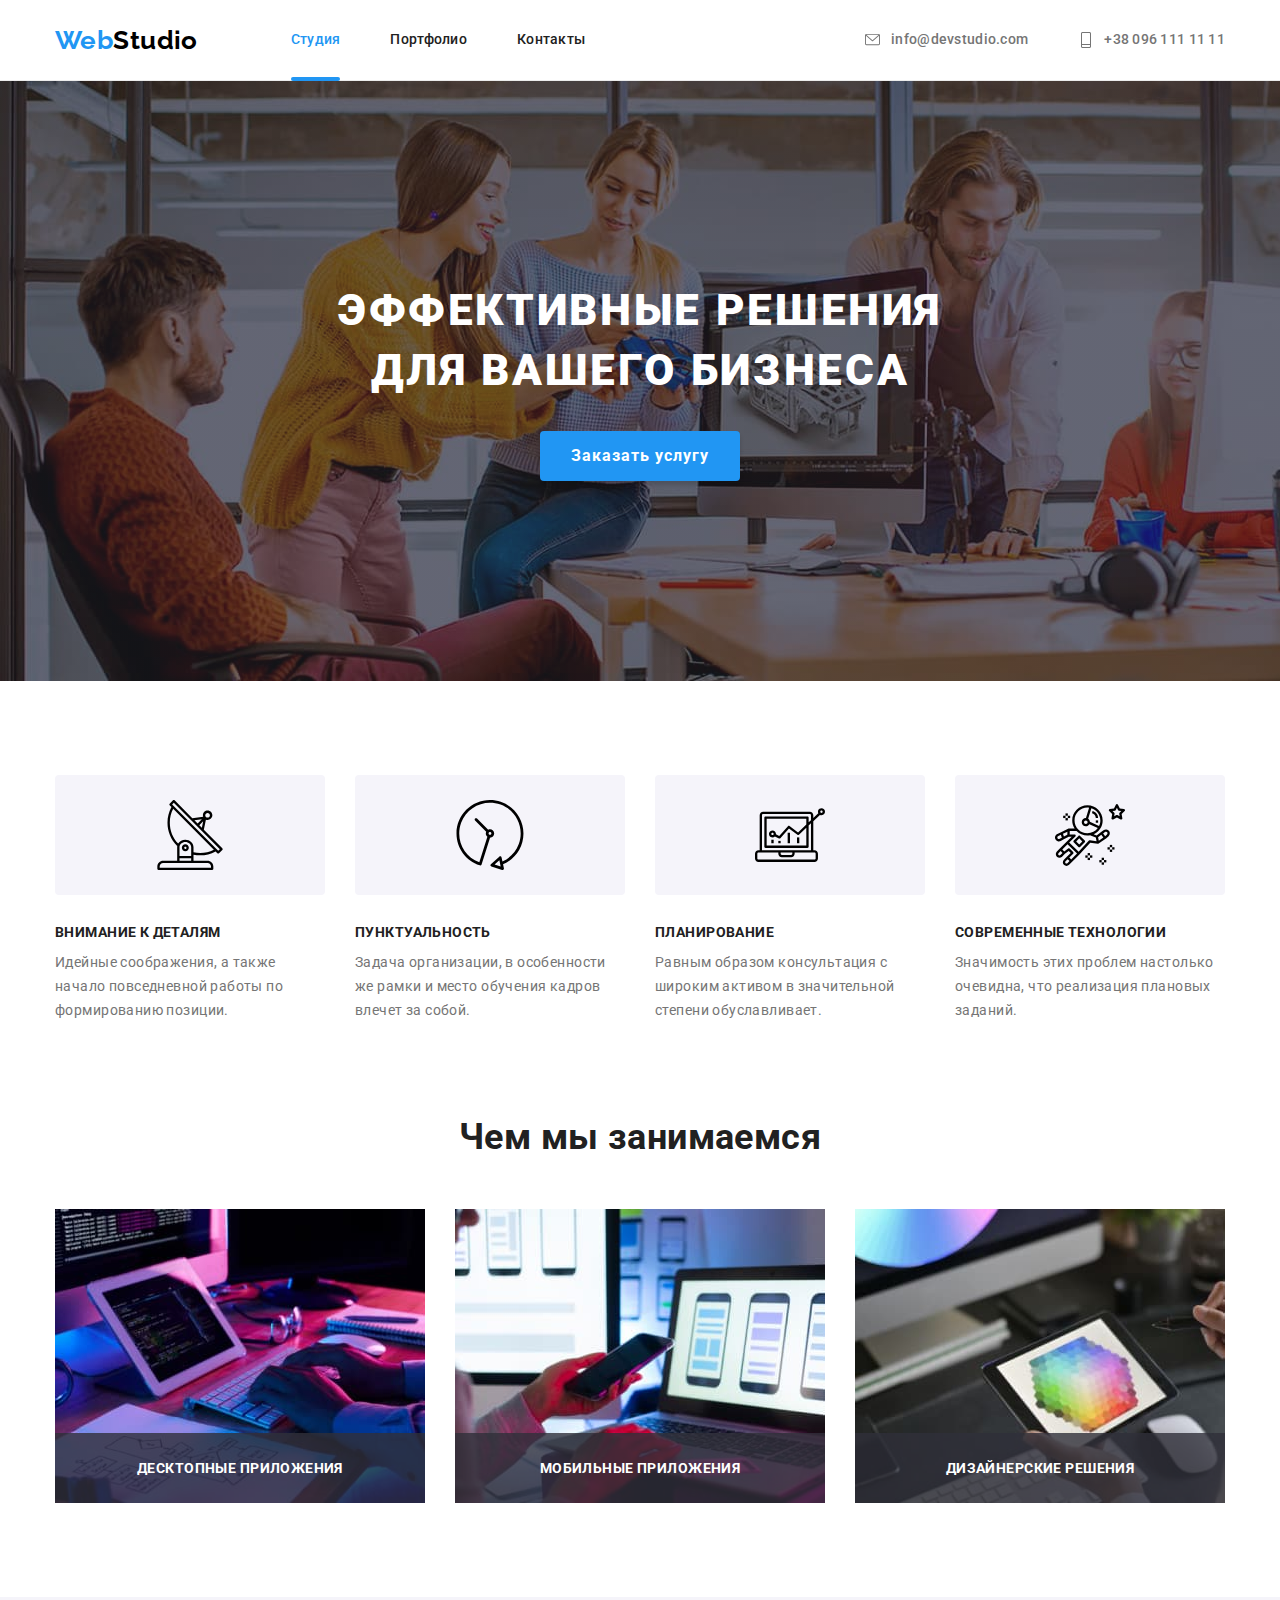
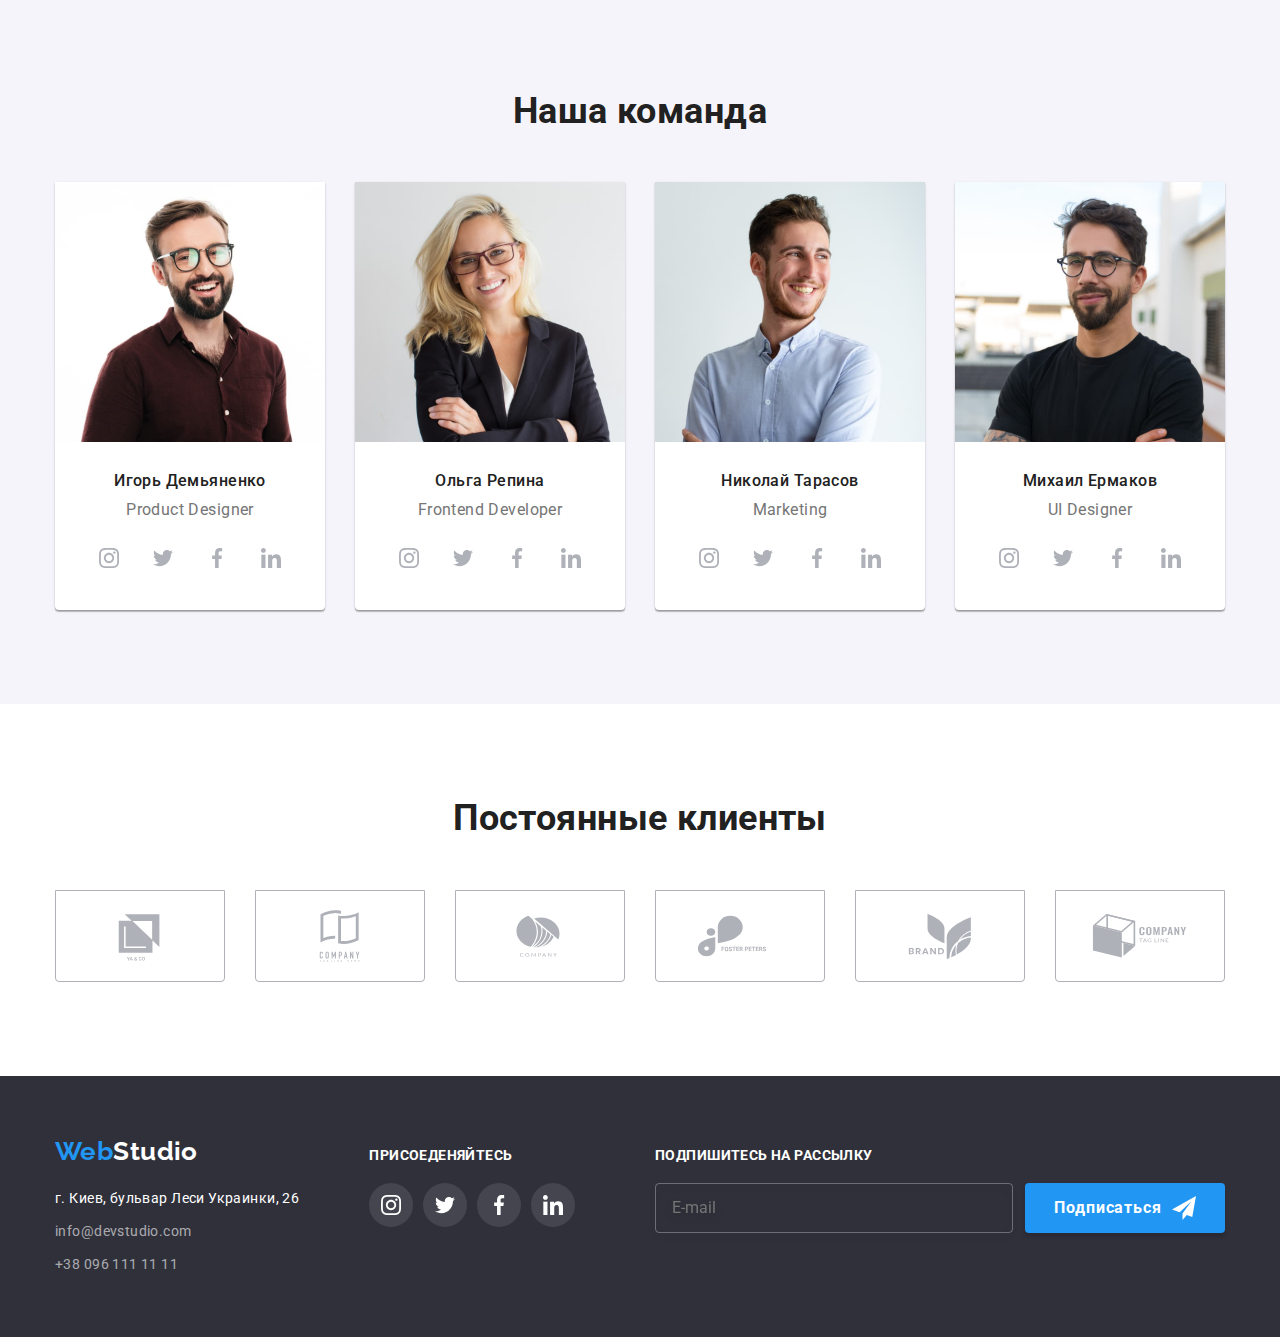
<file: index.html>
<!DOCTYPE html>
<html lang="ru">
<head>
    <meta charset="UTF-8">
    <meta http-equiv="X-UA-Compatible" content="IE=edge">
    <meta name="viewport" content="width=device-width, initial-scale=1.0">
    <title>Studio</title>
    <link rel="preconnect" href="https://fonts.googleapis.com">
    <link rel="preconnect" href="https://fonts.gstatic.com" crossorigin>
    <link href="https://fonts.googleapis.com/css2?family=Raleway:wght@700&family=Roboto:wght@400;500;700;900&display=swap" rel="stylesheet">
    <link rel="stylesheet" href="https://cdnjs.cloudflare.com/ajax/libs/modern-normalize/1.0.0/modern-normalize.min.css" />
    <link rel="stylesheet" href="./css/main.min.css" />
</head>
<body>
<!--Шапка сайта-->
    <header class="top page-header">
        <div class="conteiner header-wrap">
        <nav class="nav">
            <a href="./index.html" lang="en" class="logo"><span>Web</span>Studio</a>
            <ul class="list">
                <li class="nav-item"><a href="./index.html" class="nav-link current line-constant">Студия</a></li>
                <li class="nav-item"><a href="./portfolio.html" class="nav-link line-hidden">Портфолио</a></li>
                <li class="nav-item"><a href="#" class="nav-link line-hidden">Контакты</a></li>
            </ul>
        </nav>
        <ul class="contacts">
            <li class="cont-item">
                <a href="mailto:info@devstudio.com" class="cont-link"><svg class="header-icon letter">
                    <use href="./images/symbol-defs.svg#icon-letterHdr"></use>
                    </svg>info@devstudio.com</a></li>
            <li class="cont-item">
                <a href="tel:+380961111111" class="cont-link"><svg class="header-icon phone">
                    <use href="./images/symbol-defs.svg#icon-phoneHdr"></use>
                    </svg>+38 096 111 11 11</a></li>
        </ul>
        </div>
    </header>
    <main>
<!--Секция HERO-->
            <section class="hero">
            <div class="conteiner">
            <h1>Эффективные решения для вашего бизнеса</h1>
            <button type="button" class="btn-studio" data-modal-open>Заказать услугу</button>
            </div>
            </section>
<!--Секция "Наши достоинства"-->
            <section class="dignity section">
            <div class="conteiner">
            <h2 class="visually-hidden">Почему именно мы?</h2>
            <ul class="dignity__list">
                <li class="dignity__item">
                    <div class="thumb-item">
                        <svg class="thumb-item__icon">
                            <use href="./images/symbol-defs.svg#icon-antenna" width="70" height="70"></use>
                        </svg>
                    </div>
                    <h3 class="dignity__title">Внимание к деталям</h3>
                    <p class="dignity__text">
                        Идейные соображения, а также начало повседневной работы по формированию позиции.
                    </p>
                </li>
                <li class="dignity__item">
                    <div class="thumb-item">
                        <svg class="thumb-item__icon">
                            <use href="./images/symbol-defs.svg#icon-clock" width="70" height="70"></use>
                        </svg>
                    </div>
                    <h3 class="dignity__title">Пунктуальность</h3>
                    <p class="dignity__text">
                        Задача организации, в особенности же рамки и место обучения кадров влечет за собой.
                    </p>
                </li>
                <li class="dignity__item">
                    <div class="thumb-item">
                        <svg class="thumb-item__icon">
                            <use href="./images/symbol-defs.svg#icon-diagram" width="70" height="70"></use>
                        </svg>
                    </div>
                    <h3 class="dignity__title">Планирование</h3>
                    <p class="dignity__text">
                        Равным образом консультация с широким активом в значительной степени обуславливает.
                    </p>
                </li>
                <li class="dignity__item">
                    <div class="thumb-item">
                        <svg class="thumb-item__icon">
                            <use href="./images/symbol-defs.svg#icon-astronaut" width="70" height="70"></use>
                        </svg>
                    </div>
                    <h3 class="dignity__title">Современные технологии</h3>
                    <p class="dignity__text">
                        Значимость этих проблем настолько очевидна, что реализация плановых заданий.
                    </p>
                </li>
            </ul>
            </div>
        </section>
            
<!--Секция "Чем мы занимаемся"-->
            <section class="about-work section ">
                <div class="conteiner">
                <h2 class="about-work__title">Чем мы занимаемся</h2>
                <ul class="about-w__list">
                    <li class="a-w__item">
                    <div class="work-thumb">
                        <img src="./images/img1(1).jpg" alt="Создание сайтов" width="370" height="294">
                        <p class="work-thumb__title">ДЕСКТОПНЫЕ ПРИЛОЖЕНИЯ</p>
                    </div>
                    </li>                                           
                    <li class="a-w__item">
                    <div class="work-thumb">
                        <img src="./images/img2(1).jpg" alt="Создание мобильных приложений" width="370" height="294">
                        <p class="work-thumb__title">МОБИЛЬНЫЕ ПРИЛОЖЕНИЯ</p>
                    </div>
                    </li>                                           
                    <li class="a-w__item">
                    <div class="work-thumb">
                        <img src="./images/img3(1).jpg" alt="Дизайн" width="370" height="294">
                        <p class="work-thumb__title">ДИЗАЙНЕРСКИЕ РЕШЕНИЯ</p>
                    </div>
                    </li> 
                    
                </ul>
                </div>
            </section>
<!--Секция "Наша команда"-->
            <section class="team section">
                <div class="conteiner">
                <h2 class="about-work__title">Наша команда</h2>
                <ul class="team-list">
                    <li class="team-item"><img src="./images/igor(1).jpg" alt="Игорь Демьяненко" width="270" height="260" class="team-img">
                        <div class="our-team">
                        <h3 class="team-title">Игорь Демьяненко</h3>
                        <p lang="en" class="team-text">Product Designer</p>
                        <div class="conteiner-network">
                            <ul class="team-item-network">
                                <li class="team-item-network-item">
                                    <a href="https://www.instagram.com/" target="_blank" class="team-item-link">
                                        <svg class="team-item-pas" width="20" height="20">
                                            <use href="./images/symbol-defs1.svg#icon-instagram"></use>
                                        </svg>
                                    </a>
                                </li>
                                <li class="team-item-network-item">
                                    <a href="" class="team-item-link">
                                        <svg class="team-item-pas" width="20" height="20">
                                            <use href="./images/symbol-defs1.svg#icon-twitter"></use>
                                        </svg>
                                    </a>
                                </li>
                                <li class="team-item-network-item">
                                    <a href="" class="team-item-link">
                                        <svg class="team-item-pas" width="20" height="20">
                                            <use href="./images/symbol-defs1.svg#icon-facebook"></use>
                                        </svg>
                                    </a>
                                </li>
                                <li class="team-item-network-item">
                                    <a href="" class="team-item-link">
                                        <svg class="team-item-pas" width="20" height="20">
                                            <use href="./images/symbol-defs1.svg#icon-linkedin"></use>
                                        </svg>
                                    </a>
                                </li>
                            </ul>
                        </div>
                    </div>
                        
                    </li>
                    <li class="team-item"><img src="./images/olga(1).jpg" alt="Ольга Репина" width="270" height="260" class="team-img">
                        <div class="our-team">
                        <h3 class="team-title">Ольга Репина</h3>
                        <p lang="en" class="team-text">Frontend Developer</p>
                        <div class="conteiner-network">
                            <ul class="team-item-network">
                                <li class="team-item-network-item">
                                    <a href="https://www.instagram.com/" target="_blank" class="team-item-link">
                                        <svg class="team-item-pas" width="20" height="20">
                                            <use href="./images/symbol-defs1.svg#icon-instagram"></use>
                                        </svg>
                                    </a>
                                </li>
                                <li class="team-item-network-item">
                                    <a href="" class="team-item-link">
                                        <svg class="team-item-pas" width="20" height="20">
                                            <use href="./images/symbol-defs1.svg#icon-twitter"></use>
                                        </svg>
                                    </a>
                                </li>
                                <li class="team-item-network-item">
                                    <a href="" class="team-item-link">
                                        <svg class="team-item-pas" width="20" height="20">
                                            <use href="./images/symbol-defs1.svg#icon-facebook"></use>
                                        </svg>
                                    </a>
                                </li>
                                <li class="team-item-network-item">
                                    <a href="" class="team-item-link">
                                        <svg class="team-item-pas" width="20" height="20">
                                            <use href="./images/symbol-defs1.svg#icon-linkedin"></use>
                                        </svg>
                                    </a>
                                </li>
                            </ul>
                        </div>
                    </div>
                        
                    </li>
                    <li class="team-item"><img src="./images/nikola(1).jpg" alt="Николай Тарасов" width="270" height="260" class="team-img">
                        <div class="our-team">
                        <h3 class="team-title">Николай Тарасов</h3>
                        <p lang="en" class="team-text">Marketing</p>
                        <div class="conteiner-network">
                            <ul class="team-item-network">
                                <li class="team-item-network-item">
                                    <a href="https://www.instagram.com/" target="_blank" class="team-item-link">
                                        <svg class="team-item-pas" width="20" height="20">
                                            <use href="./images/symbol-defs1.svg#icon-instagram"></use>
                                        </svg>
                                    </a>
                                </li>
                                <li class="team-item-network-item">
                                    <a href="" class="team-item-link">
                                        <svg class="team-item-pas" width="20" height="20">
                                            <use href="./images/symbol-defs1.svg#icon-twitter"></use>
                                        </svg>
                                    </a>
                                </li>
                                <li class="team-item-network-item">
                                    <a href="" class="team-item-link">
                                        <svg class="team-item-pas" width="20" height="20">
                                            <use href="./images/symbol-defs1.svg#icon-facebook"></use>
                                        </svg>
                                    </a>
                                </li>
                                <li class="team-item-network-item">
                                    <a href="" class="team-item-link">
                                        <svg class="team-item-pas" width="20" height="20">
                                            <use href="./images/symbol-defs1.svg#icon-linkedin"></use>
                                        </svg>
                                    </a>
                                </li>
                            </ul>
                        </div>
                    </div>
                    </li>
                    <li class="team-item"><img src="./images/mishel(1).jpg" alt="Михаил Ермаков" width="270" height="260" class="team-img">
                        <div class="our-team">
                        <h3 class="team-title">Михаил Ермаков</h3>
                        <p lang="en" class="team-text">UI Designer</p>
                        <div class="conteiner-network">
                            <ul class="team-item-network">
                                <li class="team-item-network-item">
                                    <a href="https://www.instagram.com/" target="_blank" class="team-item-link">
                                        <svg class="team-item-pas" width="20" height="20">
                                            <use href="./images/symbol-defs1.svg#icon-instagram"></use>
                                        </svg>
                                    </a>
                                </li>
                                <li class="team-item-network-item">
                                    <a href="" class="team-item-link">
                                        <svg class="team-item-pas" width="20" height="20">
                                            <use href="./images/symbol-defs1.svg#icon-twitter"></use>
                                        </svg>
                                    </a>
                                </li>
                                <li class="team-item-network-item">
                                    <a href="" class="team-item-link">
                                        <svg class="team-item-pas" width="20" height="20">
                                            <use href="./images/symbol-defs1.svg#icon-facebook"></use>
                                        </svg>
                                    </a>
                                </li>
                                <li class="team-item-network-item">
                                    <a href="" class="team-item-link">
                                        <svg class="team-item-pas" width="20" height="20">
                                            <use href="./images/symbol-defs1.svg#icon-linkedin"></use>
                                        </svg>
                                    </a>
                                </li>
                            </ul>
                        </div>
                    </div>
                    </li>
                </ul>
                </div>
            </section>
            <!-- Постоянные клиенты -->
            <section class="client section">
                <div class="conteiner">
                    <h2 class="about-work__title">Постоянные клиенты</h2>
                    <ul class="client-list">
                        <li class="client-list-path">
                            <a href="" class="old-clients">
                                <svg class="client-list-item" width="106" height="60">
                                    <use href="./images/symbol-defs1.svg#icon-Logo1"></use></svg>
                            </a>
                        </li>
                        <li class="client-list-path">
                            <a href="" class="old-clients">
                                <svg class="client-list-item" width="106" height="60">
                                    <use href="./images/symbol-defs1.svg#icon-Logo2"></use>
                                </svg>
                            </a>
                        </li>
                        <li class="client-list-path">
                            <a href="" class="old-clients">
                                <svg class="client-list-item" width="106" height="60">
                                    <use href="./images/symbol-defs1.svg#icon-Logo3"></use>
                                </svg>
                            </a>
                        </li>
                        <li class="client-list-path">
                            <a href="" class="old-clients">
                                <svg class="client-list-item" width="106" height="60">
                                    <use href="./images/symbol-defs1.svg#icon-Logo4"></use>
                                </svg>
                            </a>
                        </li>
                        <li class="client-list-path">
                            <a href="" class="old-clients">
                                <svg class="client-list-item" width="106" height="60">
                                    <use href="./images/symbol-defs1.svg#icon-Logo5"></use>
                                </svg>
                            </a>
                        </li>
                        <li class="client-list-path">
                            <a href="" class="old-clients">
                                <svg class="client-list-item" width="106" height="60">
                                    <use href="./images/symbol-defs1.svg#icon-Logo6"></use>
                                </svg>
                            </a>
                        </li>
                                               
                    </ul>
                </div>

            </section>
    </main>
<!--Подвал сайта-->
    <footer class="ftr">
        <div class="conteiner ftr-dad">
            <div class="ftr-main">
            <a href="./index.html" lang="en" class="logo"><span>Web</span>Studio</a>
            <address>
                <ul class="ftr-list">
                    <li class="ftr-item"><a href="https://goo.gl/maps/syK6WyoSJA7LZPz8A" target="_blank" rel="noopener noreferrer"
                            class="ftr-street">г. Киев, бульвар Леси Украинки, 26</a></li>
                    <li class="ftr-item"><a class="ftr-contacts ftr-sc" href="mailto:info@devstudio.com">info@devstudio.com</a></li>
                    <li class="ftr-item"><a class="ftr-contacts" href="tel:+380961111111">+38 096 111 11 11</a></li>
                </ul>
            </address>
            </div>
            <div class="ftr-socnetwork">
            <p><strong>Присоеденяйтесь</strong></p>
            <ul class="ftr-socnetwork-list">
               <li class="ftr-list-item">
                    <a href="" class="ftr-list-item-link">
                        <svg class="ftr-icon" width="20" height="20">
                            <use href="./images/symbol-defs.svg#icon-instagramFtr"></use>
                        </svg>
                    </a>
                </li>
                <li class="ftr-list-item">
                    <a href="" class="ftr-list-item-link">
                        <svg class="ftr-icon" width="20" height="20">
                            <use href="./images/symbol-defs.svg#icon-twitterFtr"></use>
                        </svg>
                    </a>
                </li>
                <li class="ftr-list-item">
                    <a href="" class="ftr-list-item-link">
                        <svg class="ftr-icon" width="20" height="20">
                            <use href="./images/symbol-defs.svg#icon-facebookFtr"></use>
                        </svg>
                    </a>
                </li>
                <li class="ftr-list-item">
                    <a href="" class="ftr-list-item-link">
                        <svg class="ftr-icon" width="20" height="20">
                            <use href="./images/symbol-defs.svg#icon-linkedinFtr"></use>
                        </svg>
                    </a>
                </li>    
            </ul>
            </div>
            <form class="subscription-form">
                <p class="subscription-form-title">ПОДПИШИТЕСЬ НА РАССЫЛКУ</p>
                <div class="subscription-form-lable">
                    <input type="email" class="subscription-form-input" placeholder="E-mail" name="user-subscription"
                        id="user-subscription" required>
                    <button type="submit" class="subscription-button">Подписаться</button>
                </div>
            </form>
        </div>
    </footer>
    <!-- Модальное окно -->
    <div class="backdrop is-hidden" data-modal>
        <div class="modal">
            <button type="button" class="modal-close-btn" data-modal-close>
                <svg class="modal-close-icon" width="18" height="18">
                    <use href="./images/symbol-defs1.svg#icon-close"></use>
                </svg>
            </button>
                <strong>Оставьте свои данные, мы вам перезвоним</strong>
            <form class="modal-form">
                
                    <label for="form-name" class="label-title">Имя</label>
                <span class="form-icon-title">
                    <input type="text" class="modal-form-input" name="form-name" id="form-name" required>
                    <svg class="form-name-icon" width="18" height="18">
                        <use href="./images/icon.svg#icon-person-black"></use>
                    </svg>
                </span>
                    <label for="form-tel" class="label-title">Телефон</label>
                <span class="form-icon-title">
                    <input type="tel" class="modal-form-input" name="form-tel" id="form-tel" required>
                    <svg class="form-name-icon" width="18" height="18">
                        <use href="./images/icon.svg#icon-phone-black"></use>
                    </svg>
                </span>
                    <label for="form-email" class="label-title">Почта</label>
                <span class="form-icon-title">
                    <input type="email" class="modal-form-input" name="form-email" id="form-email" required> 
                    <svg class="form-name-icon" width="18" height="18">
                        <use href="./images/icon.svg#icon-email-black"></use>
                    </svg>
                </span>
                <label for="user-message" class="label-title">Комментарий</label>
                <textarea class="modal-form-message" name="user-message" id="user-message" placeholder="Введите текст"></textarea>                
                <input type="checkbox" id="user-acces" class="checkbox-form visually-hidden" name="user-acces" value="acces" required>
                <label for="user-acces" class="checkbox-label">Соглашаюсь с рассылкой и принимаю&nbsp;<a href="#">Условия договора</a></label>
                <button type="submit" class="btn-modal">Отправить</button>  
            </form>
        </div>
        
    </div>
     <!--Скрипт для паддинга боди, чтобы фиксированная шапка не наплывала на него -->
   <!-- <script>
      const { height: pageHeaderHeight } = document
        .querySelector(".page-header")
        .getBoundingClientRect();
      document.body.style.paddingTop = `${pageHeaderHeight}px`;
    </script> -->
    <!-- Скрипт для отрытия/закрытия модального окна -->
    <script src="./js/modal.js"></script>
</body>
</html>
</file>
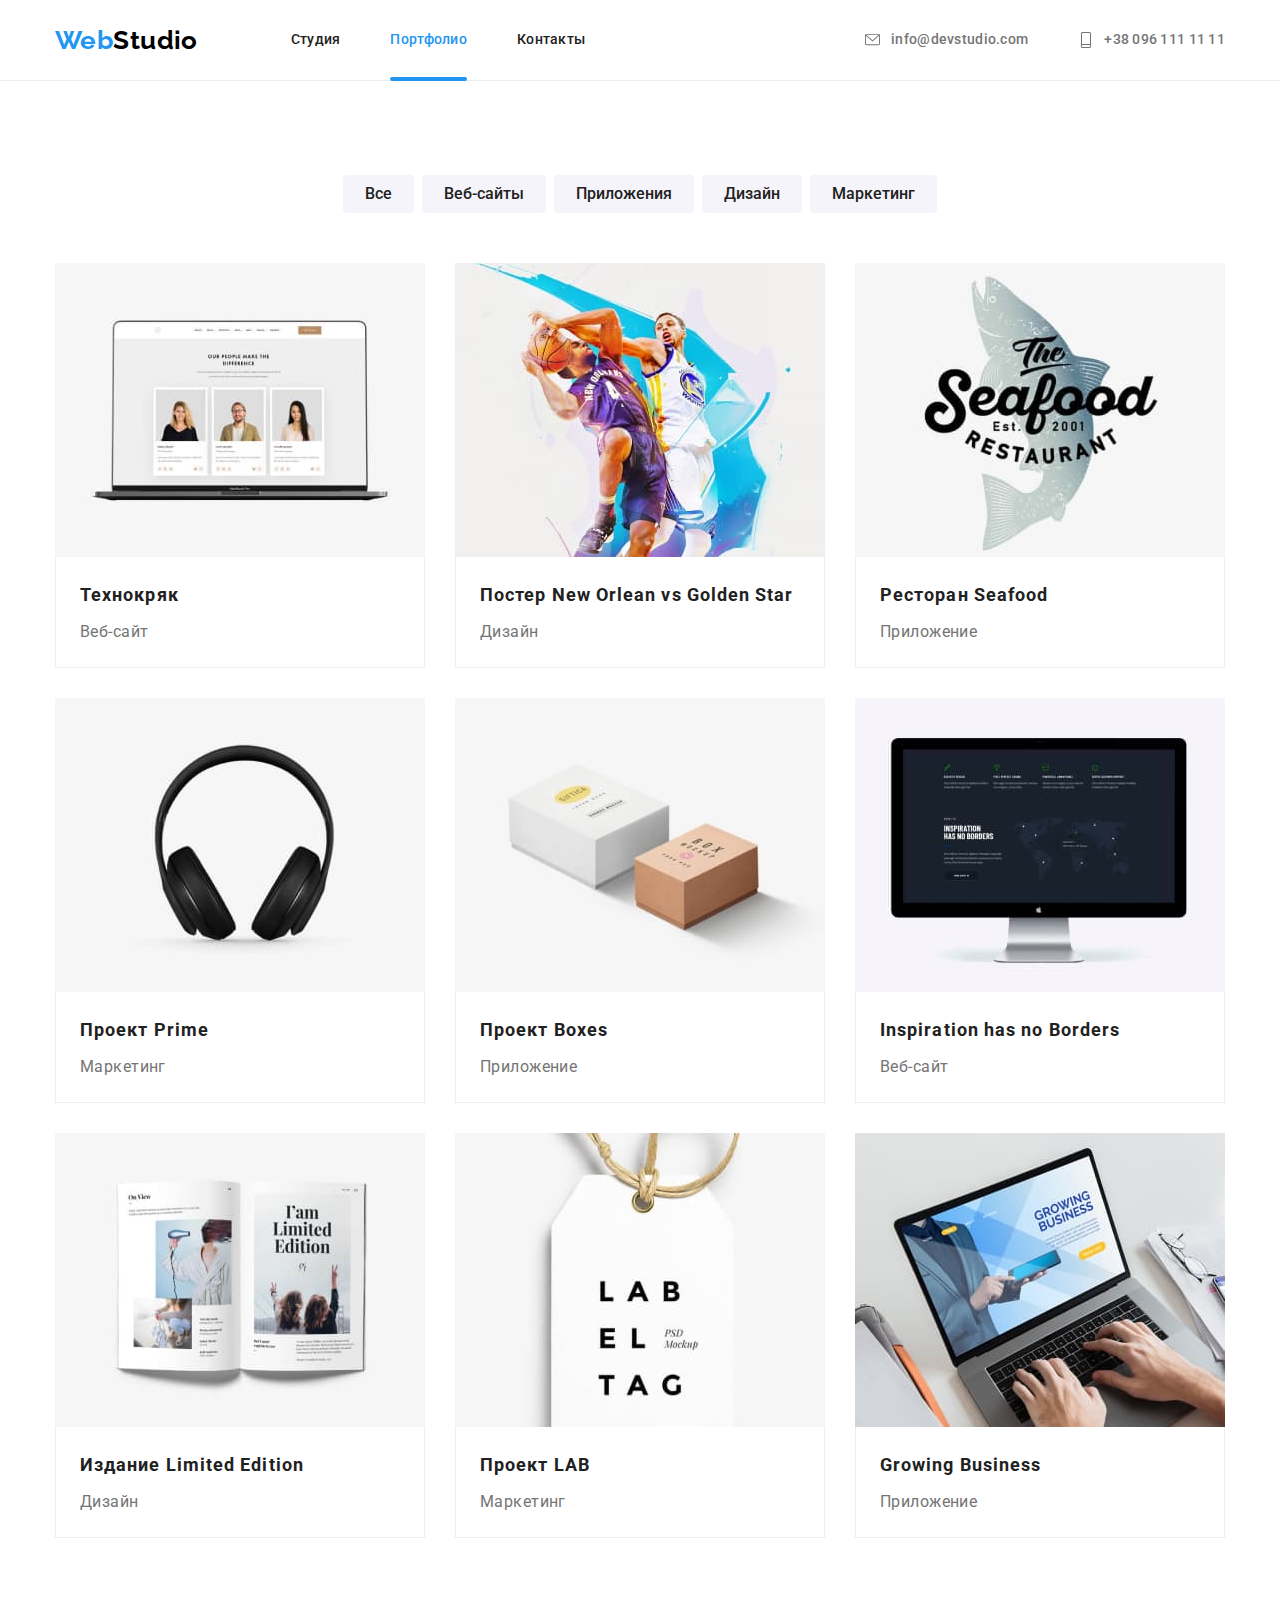
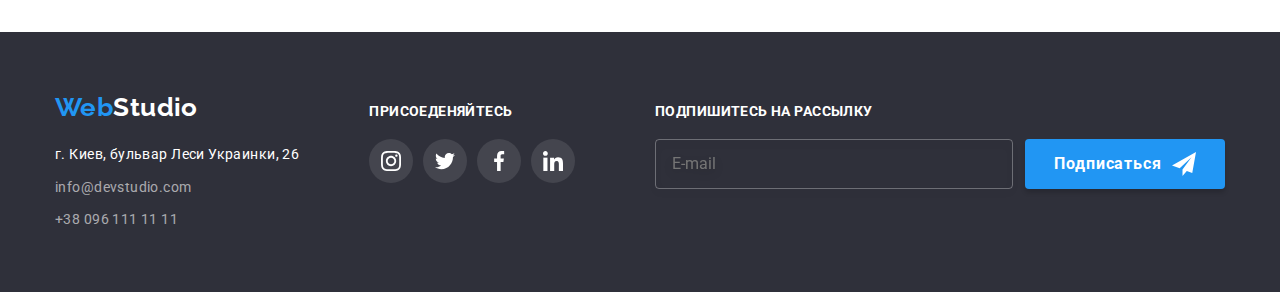
<file: portfolio.html>
<!DOCTYPE html>
<html lang="ru">

<head>
    <meta charset="UTF-8">
    <meta http-equiv="X-UA-Compatible" content="IE=edge">
    <meta name="viewport" content="width=device-width, initial-scale=1.0">
    <title>Portfolio</title>
    <link rel="preconnect" href="https://fonts.googleapis.com">
    <link rel="preconnect" href="https://fonts.gstatic.com" crossorigin>
    <link href="https://fonts.googleapis.com/css2?family=Raleway:wght@700&family=Roboto:wght@400;500;700;900&display=swap" rel="stylesheet">
    <link rel="stylesheet" href="https://cdnjs.cloudflare.com/ajax/libs/modern-normalize/1.0.0/modern-normalize.min.css" />
    <link rel="stylesheet" href="./css/main.min.css" />
</head>
<body>
        <!--Шапка сайта-->
        <header class="top page-header">
            <div class="conteiner header-wrap">
                <nav class="nav">
                    <a href="./index.html" lang="en" class="logo"><span>Web</span>Studio</a>
                    <ul class="list">
                        <li class="nav-item"><a href="./index.html" class="nav-link line-hidden">Студия</a></li>
                        <li class="nav-item"><a href="./portfolio.html" class="nav-link current line-constant">Портфолио</a></li>
                        <li class="nav-item"><a href="#" class="nav-link line-hidden">Контакты</a></li>
                    </ul>
                </nav>
                <ul class="contacts">
                    <li class="cont-item">
                        <a href="mailto:info@devstudio.com" class="cont-link"><svg class="header-icon letter">
                                <use href="./images/symbol-defs.svg#icon-letterHdr"></use>
                            </svg>info@devstudio.com</a>
                    </li>
                    <li class="cont-item">
                        <a href="tel:+380961111111" class="cont-link"><svg class="header-icon phone">
                                <use href="./images/symbol-defs.svg#icon-phoneHdr"></use>
                            </svg>+38 096 111 11 11</a>
                    </li>
                </ul>
            </div>
        </header>
    <main>
        <section class="port-our-work section">
            <div class="conteiner">
            <h1 class="visually-hidden">Наши роботы</h1>
        <ul class="port-btn-list">
            <li class="item"><button type="button" class="port-btn">Все</button></li>
            <li class="item"><button type="button" class="port-btn">Веб-сайты</button></li>
            <li class="item"><button type="button" class="port-btn">Приложения</button></li>
            <li class="item"><button type="button" class="port-btn">Дизайн</button></li>
            <li class="item"><button type="button" class="port-btn">Маркетинг</button></li>
        </ul> 
        <ul class="port-list">
            <li class="port-item">
                <a class="port-item-link" href="">
                <div class="img-thumb">
                    <img src="./images/img11.jpg" alt="Ноутбук" width="370" class="port-list-img">
                        <p class="overlay">Ресурс предлагает комплексные предложения с разным уровнем функционала и сервисов. Все это позволит посетителю получить
                        исчерпывающие сведения о компании или частном лице
                        </p>
                </div>
                    <div class="port-bord">
                <h2 class="port-title">Технокряк</h2>
                <p class="port-text">Веб-сайт</p>
                </div>
                </a>   
            </li>
            <li class="port-item">
                <a class="port-item-link" href="">
                <div class="img-thumb">
                    <img src="./images/img22.jpg" alt="Баскетболисты" width="370" class="port-list-img">
                        <p class="overlay">Ресурс предлагает комплексные предложения с разным уровнем функционала и сервисов. Все это позволит посетителю
                        получить исчерпывающие сведения о компании или частном лице
                        </p>
                </div>
                    <div class="port-bord">
                <h2 class="port-title">Постер New Orlean vs Golden Star</h2>
                <p class="port-text">Дизайн</p>  
                </div>
                </a>
            </li>
            <li class="port-item">
                <a class="port-item-link" href="">
                <div class="img-thumb">
                    <img src="./images/img33.jpg" alt="Логотип рыбного ресторана" width="370" class="port-list-img">
                        <p class="overlay">Ресурс предлагает комплексные предложения с разным уровнем функционала и сервисов. Все это позволит посетителю
                            получить исчерпывающие сведения о компании или частном лице
                        </p>
                </div>
                <div class="port-bord">
                <h2 class="port-title">Ресторан Seafood</h2>
                <p class="port-text">Приложение</p>   
                </div>
                </a>
            </li>
            <li class="port-item">
                <a class="port-item-link" href="">
                <div class="img-thumb">    
                    <img src="./images/img44.jpg" alt="Наушники" width="370" class="port-list-img">
                        <p class="overlay">Ресурс предлагает комплексные предложения с разным уровнем функционала и сервисов. Все это позволит посетителю
                            получить исчерпывающие сведения о компании или частном лице
                        </p>
                </div>
                <div class="port-bord">
                <h2 class="port-title">Проект Prime</h2>
                <p class="port-text">Маркетинг</p>  
                </div>
                </a>
            </li>
            <li class="port-item">
                <a class="port-item-link" href="">
                <div class="img-thumb">
                    <img src="./images/img55.jpg" alt="Две коробки" width="370" class="port-list-img">
                        <p class="overlay">Ресурс предлагает комплексные предложения с разным уровнем функционала и сервисов. Все это позволит посетителю
                            получить исчерпывающие сведения о компании или частном лице
                        </p>
                </div>
                <div class="port-bord">
                <h2 class="port-title">Проект Boxes</h2>
                <p class="port-text">Приложение</p>
                </div>
                </a>
            </li>
            <li class="port-item">
                <a class="port-item-link" href="">
                <div class="img-thumb">
                    <img src="./images/img66.jpg" alt="Монитор" width="370" class="port-list-img">
                        <p class="overlay">Ресурс предлагает комплексные предложения с разным уровнем функционала и сервисов. Все это позволит посетителю
                            получить исчерпывающие сведения о компании или частном лице
                        </p>
                </div>
                <div class="port-bord">
                <h2 class="port-title">Inspiration has no Borders</h2>
                <p class="port-text">Веб-сайт</p>  
                </div>
                </a>
            </li>
            <li class="port-item">
                <a class="port-item-link" href="">
                <div class="img-thumb">    
                    <img src="./images/img77.jpg" alt="Журнал" width="370" class="port-list-img">
                        <p class="overlay">Ресурс предлагает комплексные предложения с разным уровнем функционала и сервисов. Все это позволит посетителю
                            получить исчерпывающие сведения о компании или частном лице
                        </p>
                </div>
                <div class="port-bord">
                <h2 class="port-title">Издание Limited Edition</h2>
                <p class="port-text">Дизайн</p>    
                </div>
                </a>
            </li>
            <li class="port-item">
                <a class="port-item-link" href="">
                <div class="img-thumb">
                    <img src="./images/img88.jpg" alt="Этикетка" width="370" class="port-list-img">
                        <p class="overlay">Ресурс предлагает комплексные предложения с разным уровнем функционала и сервисов. Все это позволит посетителю
                            получить исчерпывающие сведения о компании или частном лице
                        </p>
                </div>
                <div class="port-bord">
                <h2 class="port-title">Проект LAB</h2>
                <p class="port-text">Маркетинг</p>    
                </div>
                </a>
            </li>
            <li class="port-item">
                <a class="port-item-link" href="">
                <div class="img-thumb">
                    <img src="./images/img99.jpg" alt="Набор текста" width="370" class="port-list-img">
                        <p class="overlay">Ресурс предлагает комплексные предложения с разным уровнем функционала и сервисов. Все это позволит посетителю
                            получить исчерпывающие сведения о компании или частном лице
                        </p>
                </div>
                <div class="port-bord">
                <h2 class="port-title">Growing Business</h2>
                <p class="port-text">Приложение</p>   
                </div>
                </a>
            </li>
        </ul>
        </div>
        </section>
    </main>
    <!--Подвал сайта-->
    <footer class="ftr">
        <div class="conteiner ftr-dad">
            <div class="ftr-main">
                <a href="./index.html" lang="en" class="logo"><span>Web</span>Studio</a>
                <address>
                    <ul class="ftr-list">
                        <li class="ftr-item"><a href="https://goo.gl/maps/syK6WyoSJA7LZPz8A" target="_blank"
                                rel="noopener noreferrer" class="ftr-street">г. Киев, бульвар Леси Украинки, 26</a></li>
                        <li class="ftr-item"><a class="ftr-contacts ftr-sc"
                                href="mailto:info@devstudio.com">info@devstudio.com</a></li>
                        <li class="ftr-item"><a class="ftr-contacts" href="tel:+380961111111">+38 096 111 11 11</a></li>
                    </ul>
                </address>
            </div>
            <div class="ftr-socnetwork">
                <p><strong>Присоеденяйтесь</strong></p>
                <ul class="ftr-socnetwork-list">
                    <li class="ftr-list-item">
                        <a href="" class="ftr-list-item-link">
                            <svg class="ftr-icon" width="20" height="20">
                                <use href="./images/symbol-defs.svg#icon-instagramFtr"></use>
                            </svg>
                        </a>
                    </li>
                    <li class="ftr-list-item">
                        <a href="" class="ftr-list-item-link">
                            <svg class="ftr-icon" width="20" height="20">
                                <use href="./images/symbol-defs.svg#icon-twitterFtr"></use>
                            </svg>
                        </a>
                    </li>
                    <li class="ftr-list-item">
                        <a href="" class="ftr-list-item-link">
                            <svg class="ftr-icon" width="20" height="20">
                                <use href="./images/symbol-defs.svg#icon-facebookFtr"></use>
                            </svg>
                        </a>
                    </li>
                    <li class="ftr-list-item">
                        <a href="" class="ftr-list-item-link">
                            <svg class="ftr-icon" width="20" height="20">
                                <use href="./images/symbol-defs.svg#icon-linkedinFtr"></use>
                            </svg>
                        </a>
                    </li>
                </ul>
            </div>
            <form class="subscription-form">
                <p class="subscription-form-title">ПОДПИШИТЕСЬ НА РАССЫЛКУ</p>
                <div class="subscription-form-lable">
                    <input type="email" class="subscription-form-input" placeholder="E-mail" name="user-subscription"
                        id="user-subscription" required>
                    <button type="submit" class="subscription-button">Подписаться</button>
                </div>
            </form>
        </div>
    </footer>
    <!-- <script>
        const { height: pageHeaderHeight } = document
            .querySelector(".page-header")
            .getBoundingClientRect();
        document.body.style.paddingTop = `${pageHeaderHeight}px`;
    </script> -->
</body>
</html>
</file>
<file: css/main.min.css>
:root{--main-background-color: #e5e5e5;--logo-color: #2196f3;--title-text-color: #212121;--white-next-color: #ffffff;--hero-color: #2f303a;--context-color: #757575;--team-bg-color: #f5f4fa;--label-color: #000000;--ftr-contacts-color: rgba(255, 255, 255, 0.6)}body{background-color:var(--white-next-color);font-family:'Roboto', sans-serif;font-size:14px;letter-spacing:0.03em;color:var(--context-color)}.visually-hidden{position:absolute;width:1px;height:1px;margin:-1px;border:0;padding:0;white-space:nowrap;clip-path:inset(100%);clip:rect(0 0 0 0);overflow:hidden}html{box-sizing:border-box}*,*::before,*::after{box-sizing:inherit}.section{padding-bottom:94px;padding-top:94px}h1,h2,h3,h4,h5,h6,p{margin:0;padding:0}ul{padding:0;margin:0}li{list-style:none}img{display:block;max-width:100%;height:auto}.conteiner{width:1200px;margin-left:auto;margin-right:auto;padding-left:15px;padding-right:15px}.logo{text-decoration:none;font-family:'Raleway', sans-serif;font-style:normal;color:var(--label-color);margin-right:93px;font-weight:700;font-size:26px;line-height:1.19}.logo:active,.logo:focus,.logo:hover{color:var(--logo-color)}.logo>span{color:var(--logo-color);transition:color 250ms cubic-bezier(0.4, 0, 0.2, 1)}.ftr .logo{display:inline-block;color:var(--white-next-color);margin-bottom:20px;font-weight:700;font-size:26px;line-height:1.19}.ftr .logo:active,.ftr .logo:focus,.ftr .logo:hover{color:var(--logo-color)}.top{background-color:var(--white-next-color);border-bottom:1px solid #ececec;display:flex;align-items:center;z-index:1}.nav{display:flex;align-items:center}.header-wrap{display:flex;align-items:center}.nav>.list{display:flex}.nav-item:not(:last-child){margin-right:50px}.nav-link{display:block;padding-top:32px;padding-bottom:32px}.nav-link.current{color:var(--logo-color)}.line-constant{position:relative}.line-constant::after{content:"";position:absolute;bottom:-1px;display:block;width:100%;height:4px;border-radius:2px;background-color:var(--logo-color);opacity:1}.line-hidden{position:relative}.line-hidden::after{content:"";position:absolute;bottom:-1px;display:block;width:100%;height:4px;border-radius:2px;background-color:var(--logo-color);transform:scale(0);transition:transform 250ms cubic-bezier(0.4, 0, 0.2, 1)}.line-hidden:hover::after{transform:scale(1)}.list a{list-style:none;text-decoration:none;font-weight:500;line-height:1.14;letter-spacing:0.02em;color:var(--title-text-color);transition:color 250ms cubic-bezier(0.4, 0, 0.2, 1)}.list a:hover,.list a:focus{color:var(--logo-color)}.list li{list-style-type:none}.contacts{display:flex;margin-top:0;margin-bottom:0;margin-left:auto;padding:0}.contacts a{text-decoration:none;font-weight:500;line-height:1.14;letter-spacing:0.02em;color:var(--context-color);align-self:baseline;transition:color 250ms cubic-bezier(0.4, 0, 0.2, 1)}.contacts a:hover,.contacts a:focus{color:var(--logo-color)}.header-icon{margin:0;padding:0;margin-right:10px;fill:currentColor;transition:fill 250ms cubic-bezier(0.4, 0, 0.2, 1)}.header-icon:focus,.header-icon:hover{fill:var(--logo-color)}.letter{width:17px;height:15px}.phone{width:16px;height:16px}.cont-item{list-style-type:none;display:flex}.cont-item+.cont-item{margin-left:50px}.cont-link{display:flex;align-items:center;padding-top:32px;padding-bottom:32px}.hero{background:var(--hero-color);max-width:1600px;height:600px;background-image:linear-gradient(to right, rgba(47,48,58,0.4), rgba(47,48,58,0.4)),url(../images/Imgfon1.jpg);background-size:cover;padding-top:200px;padding-bottom:200px;text-align:center;margin-left:auto;margin-right:auto}.hero h1{width:696px;margin:0 auto;font-weight:900;font-size:44px;line-height:1.36;letter-spacing:0.06em;text-transform:uppercase;margin-bottom:30px;color:var(--white-next-color)}.btn-studio{font-family:'Roboto', sans-serif;width:200px;height:50px;left:685px;top:430px;background:var(--logo-color);border:none;box-shadow:0px 4px 4px rgba(0,0,0,0.15);border-radius:4px;font-weight:700;font-size:16px;line-height:1.87;letter-spacing:0.06em;color:var(--white-next-color)}.dignity{padding-bottom:0}.dignity__list{padding:0;display:flex;flex-wrap:wrap;justify-content:space-between}.dignity__item{width:calc((100% - 90px) / 4);list-style-type:none}.dignity__item:not(:last-child){margin-right:30px}.dignity__title{font-size:14px;font-weight:700;line-height:1.14;text-transform:uppercase;color:var(--title-text-color);margin-bottom:10px}.dignity__text{line-height:1.71}.thumb-item{display:flex;align-items:center;justify-content:center;width:270px;height:120px;background-color:#f5f4fa;border-radius:4px;margin-bottom:30px}.thumb-item__icon{width:70px;height:70px}.work-thumb{position:relative}.work-thumb__title{position:absolute;bottom:0;width:100%;height:70px;background-color:rgba(47,48,58,0.8);font-weight:700;font-size:14px;line-height:16px;color:var(--white-next-color);display:flex;justify-content:center;align-items:center}.about-w__list{display:flex;justify-content:space-between}.a-w__item{list-style-type:none}.about-work__title{font-weight:700;font-size:36px;line-height:1.16;text-align:center;color:var(--title-text-color);margin-bottom:50px}.client-list{display:flex;align-content:center}.client-list-path:not(:last-child){margin-right:30px}.old-clients{display:flex;justify-content:center;fill:#afb1b8;width:170px;height:92px;text-align:center;border:1px solid #afb1b8;border-radius:0px 0px 4px 4px;transition:border-color 250ms cubic-bezier(0.4, 0, 0.2, 1),fill 250ms cubic-bezier(0.4, 0, 0.2, 1)}.old-clients:hover,.old-clients:focus{fill:var(--logo-color);border-color:var(--logo-color)}.client-list-item{margin-top:16px;margin-bottom:16px}.ftr{max-width:1600px;background-color:var(--hero-color);padding-top:60px;padding-bottom:60px;margin-left:auto;margin-right:auto}.ftr-list{list-style:none;transition:color 250ms cubic-bezier(0.4, 0, 0.2, 1)}.ftr-sc:not(:last-child){margin-bottom:9px}.ftr-list a{text-decoration:none}.ftr-list a:hover,.ftr-list a:focus{color:var(--logo-color)}.ftr-street,.ftr-contacts{font-style:normal;line-height:1.71;color:var(--white-next-color);display:block}.ftr-contacts{color:var(--ftr-contacts-color)}.ftr-item:not(:last-child){margin-bottom:9px}.ftr-socnetwork>p{text-transform:uppercase;color:var(--white-next-color);margin-bottom:20px}.ftr-dad{display:flex;align-items:baseline}.ftr-socnetwork{display:block;align-items:baseline;margin-right:auto;margin-left:70px}.ftr-socnetwork-list{display:flex}.ftr-icon{fill:var(--white-next-color)}.ftr-list-item:not(:last-child){margin-right:10px}.ftr-list-item-link{display:flex;justify-content:center;align-items:center;width:44px;height:44px;border-radius:50%;background-color:rgba(255,255,255,0.1);transition:background-color 250ms cubic-bezier(0.4, 0, 0.2, 1)}.ftr-list-item-link:hover,.ftr-list-item-link:focus{background-color:var(--logo-color)}.subscription-form-lable{display:flex;justify-content:flex-end;align-items:center}.subscription-form-input{width:358px;height:50px;padding-left:16px;align-items:center;font-size:16px;line-height:1.25;color:rgba(255,255,255,0.6);border:1px solid rgba(255,255,255,0.3);filter:drop-shadow(0px 4px 4px rgba(0,0,0,0.15));border-radius:4px;background-color:transparent;margin-right:12px}.subscription-button{display:inline-flex;justify-content:center;align-items:center;border:none;width:200px;height:50px;font-weight:700;font-size:16px;line-height:1.88;align-items:center;text-align:center;letter-spacing:0.06em;color:var(--white-next-color);background-color:var(--logo-color);box-shadow:0px 4px 4px rgba(0,0,0,0.15);border-radius:4px}.subscription-button::after{display:inline-flex;justify-content:center;align-items:center;content:'';margin-left:10px;width:24px;height:24px;background-image:url("../images/icon-send.svg");background-size:contain}.subscription-form-title{display:inline-block;font-style:normal;font-weight:700;font-size:14px;line-height:16px;letter-spacing:0.03em;text-transform:uppercase;color:var(--white-next-color);margin-bottom:20px}.backdrop{position:fixed;top:0;left:0;width:100vw;height:100vh;background-color:#00000033;transition:opacity 250ms cubic-bezier(0.4, 0, 0.2, 1),visibility 250ms cubic-bezier(0.4, 0, 0.2, 1)}.backdrop.is-hidden{opacity:0;visibility:hidden;pointer-events:none}.modal{position:absolute;top:50%;left:50%;transform:translate(-50%, -50%);width:528px;height:580px;background-color:var(--white-next-color);padding:40px}.modal-close-btn{position:absolute;display:flex;justify-content:center;align-items:center;top:8px;right:8px;width:30px;height:30px;border:1px solid #555555;border-radius:50%;background-color:transparent;padding:0;cursor:pointer}.modal-close-btn:hover,.modal-close-btn:focus{fill:var(--logo-color)}.modal>strong{display:block;margin-bottom:5px;font-weight:700;font-size:20px;line-height:23px;text-align:center;letter-spacing:0.03em;color:var(--title-text-color)}.modal-form-input{width:100%;height:40px;border:1px solid rgba(33,33,33,0.2);box-sizing:border-box;border-radius:4px;background-color:transparent;cursor:pointer;padding-left:42px;transition:border 250ms cubic-bezier(0.4, 0, 0.2, 1)}.modal-form-input:hover,.modal-form-input:focus{outline:none;border:1px solid var(--logo-color)}.modal-form-input:hover ~ .form-name-icon,.modal-form-input:focus ~ .form-name-icon{fill:var(--logo-color)}.label-title{display:block;margin-top:10px;margin-bottom:4px;font-weight:400;font-size:12px;line-height:14px;letter-spacing:0.01em;color:var(--context-color)}.modal-form-message{width:100%;height:120px;resize:none;padding:15px;margin-top:0px;margin-bottom:20px;outline:none;border:1px solid rgba(33,33,33,0.2);box-sizing:border-box;border-radius:4px;transition:border 250ms cubic-bezier(0.4, 0, 0.2, 1)}.modal-form-message:hover,.modal-form-message:focus{outline:none;border:1px solid var(--logo-color)}.modal-form-message::placeholder{color:rgba(117,117,117,0.5)}.user-message{margin-top:20px}.form-icon-title{position:relative}.form-name-icon{position:absolute;top:50%;left:12px;transform:translateY(-50%);transition:fill 250ms cubic-bezier(0.4, 0, 0.2, 1)}.checkbox-label{display:flex;align-items:center;font-size:14px;line-height:24px;letter-spacing:0.03em;color:#757575;text-align:center;margin-bottom:25px;justify-content:center}.checkbox-label::before{content:"";display:inline-block;width:16px;height:15px;border:1px solid #555555;border-radius:2px;margin-right:7px;cursor:pointer}.checkbox-form:checked+.checkbox-label::before{display:block;background-image:url("../images/icon-check.svg");background-color:var(--logo-color);background-size:contain;background-origin:border-box;border:none}.checkbox-form:focus+.checkbox-label::before{outline:1px solid var(--logo-color)}label>a{color:var(--logo-color)}.btn-modal{display:block;margin:auto;font-family:'Roboto', sans-serif;width:200px;height:50px;background:var(--logo-color);border:none;box-shadow:0px 4px 4px rgba(0,0,0,0.15);border-radius:4px;font-weight:700;line-height:1.87;font-size:16px;letter-spacing:0.06em;color:var(--white-next-color)}.btn-modal:hover,.btn-modal:focus{box-shadow:0px 8px 8px rgba(0,0,0,0.15)}.port-btn-list{list-style:none;display:flex;justify-content:center}.port-btn-list>.item:not(:last-child){margin-right:8.12px}.port-btn{height:38px;background:var(--team-bg-color);border:none;border-radius:4px;font-family:inherit;font-style:normal;font-weight:500;font-size:16px;line-height:1.62;text-align:center;color:var(--title-text-color);cursor:pointer;padding:6px 22px;transition:background-color 250ms cubic-bezier(0.4, 0, 0.2, 1),box-shadow 250ms cubic-bezier(0.4, 0, 0.2, 1)}.port-btn:hover,.port-btn:focus{background:var(--logo-color);box-shadow:0px 3px 1px rgba(0,0,0,0.1),0px 1px 2px rgba(0,0,0,0.08),0px 2px 2px rgba(0,0,0,0.12);border-radius:4px;font-family:inherit;font-weight:500;font-size:16px;line-height:1.62;text-align:center;color:var(--white-next-color);box-shadow:0px 3px 1px rgba(0,0,0,0.1),0px 1px 2px rgba(0,0,0,0.08),0px 2px 2px rgba(0,0,0,0.12)}.port-list{list-style:none;margin-top:50px;display:flex;flex-wrap:wrap}.port-item{width:370px;margin-right:30px;margin-bottom:30px}.port-item:nth-last-child(-n+3){margin-bottom:0}.port-item:nth-child(3n){margin-right:0}.port-item-link{display:block;transition:box-shadow 250ms cubic-bezier(0.4, 0, 0.2, 1)}.port-item-link:hover,.port-item-link:focus{box-shadow:0px 4px 4px rgba(0,0,0,0.25)}.port-item-link:hover .overlay,.port-item-link:focus .overlay{transform:translateY(0)}.port-bord{border-bottom:1px solid #eeeeee;border-left:1px solid #eeeeee;border-right:1px solid #eeeeee;padding-top:20px;padding-bottom:20px;padding-left:24px;padding-right:24px}.img-thumb{position:relative;overflow:hidden}.overlay{position:absolute;background-color:#2196f3e5;top:0;left:0;width:100%;height:100%;padding:63px 24px 51px 24px;font-weight:400;font-size:18px;line-height:28px;letter-spacing:0.03em;text-align:start;color:#ffffff;transform:translateY(101%);transition:transform 250ms cubic-bezier(0.4, 0, 0.2, 1)}.port-list a{text-decoration:none}.port-title{font-weight:700;font-size:18px;line-height:2;letter-spacing:0.06em;color:var(--title-text-color);margin-bottom:3.98px}.port-text{font-size:16px;line-height:1.87;color:var(--context-color)}.team{padding-top:94px;background-color:var(--team-bg-color)}.team-list{display:flex}.team-item{list-style-type:none;width:270px;border-radius:0px 0px 4px 4px;background-color:var(--white-next-color);box-shadow:0px 1px 3px rgba(0,0,0,0.12),0px 1px 1px rgba(0,0,0,0.14),0px 2px 1px rgba(0,0,0,0.2)}.team-item+.team-item{margin-left:30px}.team-title{font-weight:500;font-size:16px;line-height:1.18;color:var(--title-text-color);margin-top:0;margin-bottom:0;margin-bottom:10px}.team-text{font-size:16px;line-height:1.18}.our-team{text-align:center;padding-top:30px;padding-bottom:30px}.team-item-network{display:flex;margin-top:16px}.team-item-link{display:flex;justify-content:center;align-items:center;fill:#afb1b8;width:44px;height:44px;border-radius:50%;transition:background-color 250ms cubic-bezier(0.4, 0, 0.2, 1),fill 250ms cubic-bezier(0.4, 0, 0.2, 1)}.team-item-link:hover,.team-item-link:focus{fill:var(--white-next-color);background-color:var(--logo-color)}.team-item-network-item:not(:last-child){margin-right:10px}.team-item-pas{display:block;margin:auto;background-position:center}.conteiner-network{margin:0 32px 0 32px}
/*# sourceMappingURL=main.min.css.map */
</file>
